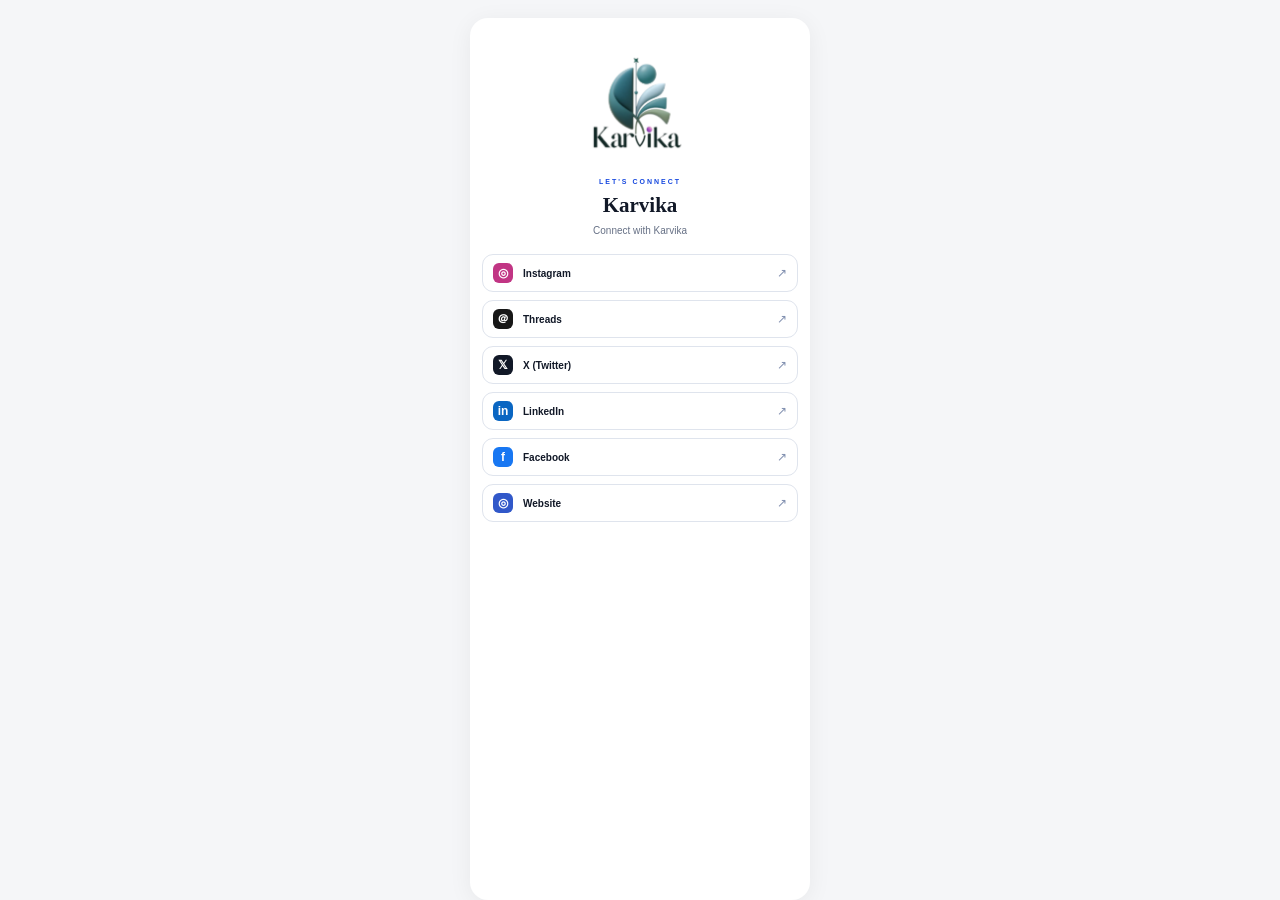
<file: index.html>
<!doctype html>
<html lang="en">
<head>
  <meta charset="utf-8">
  <meta name="viewport" content="width=device-width, initial-scale=1">
  <meta name="theme-color" content="#ffffff">
  <title>Karvika | Let's Connect</title>
  <link rel="stylesheet" href="styles.css">
</head>
<body>
  <main class="card">
    <img class="logo" src="karvika-logo.png" alt="Karvika">
    <p class="eyebrow">LET'S CONNECT</p>
    <h1>Karvika</h1>
    <p class="subtitle">Connect with Karvika</p>
    <nav class="links" aria-label="Karvika social links">
      <a href="https://www.instagram.com/karvika.official" target="_blank" rel="noopener noreferrer"><span class="ico instagram">◎</span><span>Instagram</span><span class="arrow">↗</span></a>
      <a href="https://www.threads.com/@karvika.official" target="_blank" rel="noopener noreferrer"><span class="ico threads">＠</span><span>Threads</span><span class="arrow">↗</span></a>
      <a href="https://x.com/Karvika_" target="_blank" rel="noopener noreferrer"><span class="ico x">𝕏</span><span>X (Twitter)</span><span class="arrow">↗</span></a>
      <a href="https://www.linkedin.com/company/karvika" target="_blank" rel="noopener noreferrer"><span class="ico linkedin">in</span><span>LinkedIn</span><span class="arrow">↗</span></a>
      <a href="https://www.facebook.com/profile.php?id=61595222813135" target="_blank" rel="noopener noreferrer"><span class="ico facebook">f</span><span>Facebook</span><span class="arrow">↗</span></a>
      <a href="https://www.karvika.in/" target="_blank" rel="noopener noreferrer"><span class="ico website">◎</span><span>Website</span><span class="arrow">↗</span></a>
    </nav>
  </main>
</body>
</html>
</file>
<file: styles.css>
*{box-sizing:border-box}
html,body{margin:0;min-height:100%;font-family:Arial,Helvetica,sans-serif;color:#101b2d}
body{background:#f5f6f8;display:flex;justify-content:center;padding:0 10px}
.card{width:100%;max-width:340px;min-height:100vh;background:#fff;border-radius:0 0 18px 18px;padding:26px 12px 24px;text-align:center}
.logo{display:block;width:118px;height:118px;object-fit:contain;margin:0 auto 16px}
.eyebrow{font-size:7px;letter-spacing:2px;font-weight:700;color:#1749df;margin:0 0 8px}
h1{font-family:Georgia,'Times New Roman',serif;font-size:21px;margin:0 0 7px;color:#111827}
.subtitle{font-size:10px;color:#667085;margin:0 0 18px}
.links{display:flex;flex-direction:column;gap:8px}
.links a{height:38px;border:1px solid #dfe4ed;border-radius:11px;display:flex;align-items:center;text-decoration:none;color:#111827;font-size:10px;font-weight:600;text-align:left;padding:0 10px;gap:10px}
.ico{width:20px;height:20px;border-radius:6px;color:#fff;display:grid;place-items:center;font-size:12px;font-weight:700;flex:none}
.instagram{background:#c13584}.threads{background:#171717}.x{background:#111827}.linkedin{background:#0a66c2}.facebook{background:#1877f2}.website{background:#3158c9}
.arrow{margin-left:auto;color:#8190b0;font-size:12px;font-weight:400}
@media(min-width:500px){body{padding-top:18px}.card{min-height:calc(100vh - 18px);border-radius:18px;box-shadow:0 4px 24px rgba(16,24,40,.06)}}
</file>
